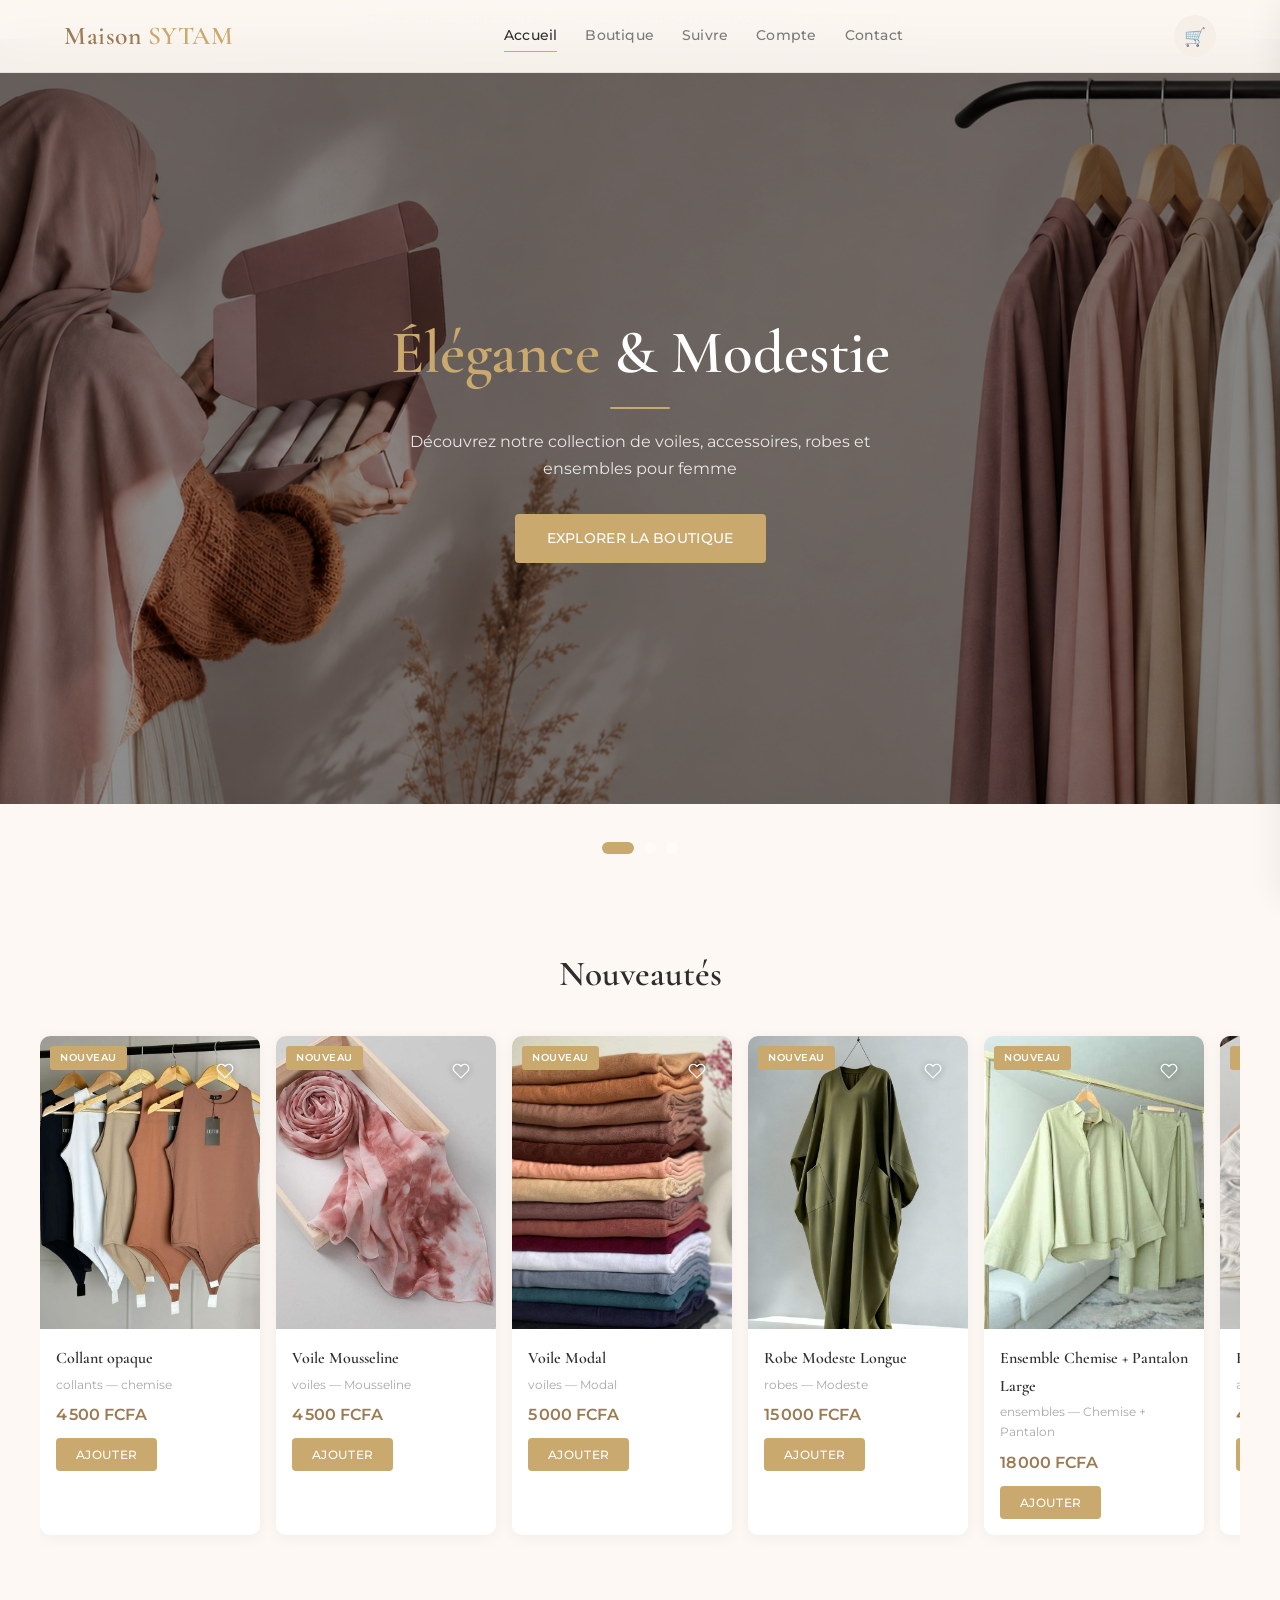
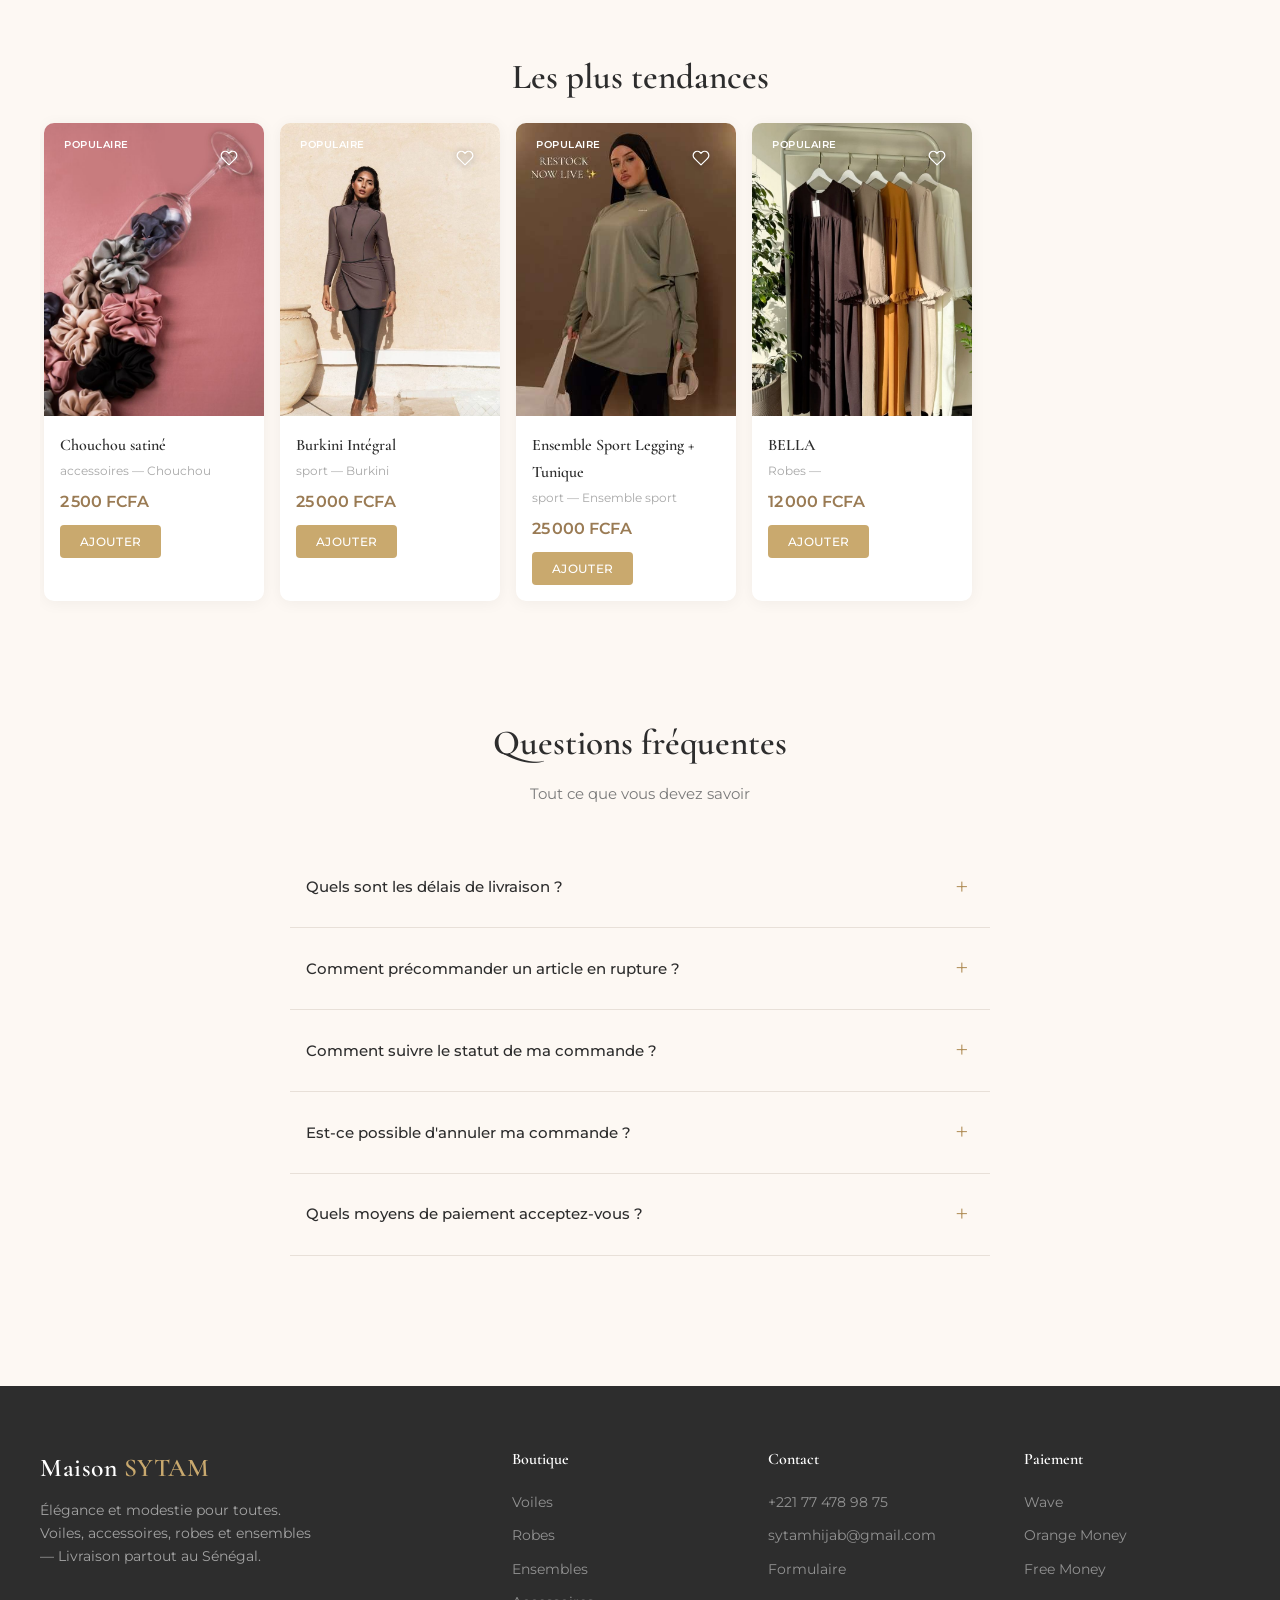
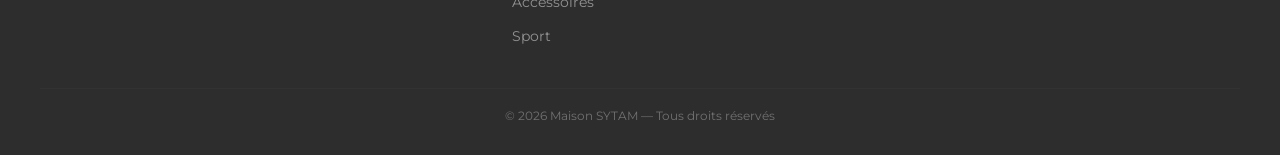
<file: index.html>
<!DOCTYPE html>
<html lang="fr">
<head>
  <meta charset="UTF-8">
  <meta name="viewport" content="width=device-width, initial-scale=1.0">
  <title>Maison SYTAM — Élégance & Modestie</title>
  <link rel="icon" href="data:image/svg+xml,<svg xmlns='http://www.w3.org/2000/svg' viewBox='0 0 32 32'><rect width='32' height='32' rx='6' fill='%23B8956A'/><text x='16' y='23' font-size='20' fill='white' text-anchor='middle' font-family='serif'>S</text></svg>">
<link rel="stylesheet" href="css/style.css?v=13">
</head>
<body>

<!-- Header -->
<header class="header">
  <div class="header-inner">
    <a href="#home" class="logo" onclick="SytamApp.navigate('home')">Maison <span>SYTAM</span></a>
    <nav class="nav" id="main-nav">
      <a href="#home" class="active" data-page="home" onclick="SytamApp.navigate('home')">Accueil</a>
      <a href="#shop" data-page="shop" onclick="SytamApp.navigate('shop')">Boutique</a>
      <a href="#track" data-page="track" onclick="SytamApp.navigate('track')">Suivre</a>
      <a href="#account" data-page="account" onclick="SytamApp.navigate('account')">Compte</a>
      <a href="#contact" data-page="contact" onclick="SytamApp.navigate('contact')">Contact</a>
    </nav>
    <div class="header-actions">
      <button class="menu-btn" id="menu-btn" onclick="SytamApp.toggleMenu()" aria-label="Menu">☰</button>
      <button class="cart-btn" onclick="SytamApp.toggleCart()">
        🛒<span id="cart-count">0</span>
      </button>
    </div>
  </div>
</header>

<main id="page-content">
<div id="account-banner" class="account-banner" style="display:none">
  <span>Créez votre compte pour suivre vos commandes et gérer vos favoris</span>
  <a href="#account" onclick="SytamApp.navigate('account')">Mon compte →</a>
</div>
<!-- ==================== PAGE ACCUEIL ==================== -->
<section class="page active" id="page-home">

  <div class="hero" id="hero-slider">
    <div class="hero-slides" id="hero-slides">
      <div class="hero-slide active" style="background-image:url('images/baseee.png')">
        <div class="hero-content">
          <h1><span>Élégance</span> &amp; Modestie</h1>
          <div class="divider"></div>
          <p>Découvrez notre collection de voiles, accessoires, robes et ensembles pour femme</p>
          <a href="#shop" class="btn btn-primary" onclick="SytamApp.navigate('shop')">Explorer la boutique</a>
        </div>
      </div>
      <div class="hero-slide" style="background-image:url('images/imagechoix.png')">
        <div class="hero-content">
          <h1><span>Le Choix</span> de l'Élégance</h1>
          <div class="divider"></div>
          <p>Une sélection raffinée pour toutes les femmes modernes et modestes</p>
          <a href="#shop" class="btn btn-primary" onclick="SytamApp.navigate('shop')">Découvrir</a>
        </div>
      </div>
      <div class="hero-slide" style="background-image:url('images/imagecollection.png')">
        <div class="hero-content">
          <h1><span>Notre</span> Collection</h1>
          <div class="divider"></div>
          <p>Des pièces uniques qui allient tradition et modernité pour sublimer votre quotidien</p>
          <a href="#shop" class="btn btn-primary" onclick="SytamApp.navigate('shop')">Voir la collection</a>
        </div>
      </div>
    </div>
    <div class="hero-dots" id="hero-dots"></div>
  </div>

  <div class="container section">
    <h2 class="section-title" style="margin-bottom:24px">Nouveautés</h2>
    <div class="product-scroll" id="featured-products"><div class="skeleton-card"><div class="skeleton skeleton-img"></div><div class="skeleton skeleton-text"></div><div class="skeleton skeleton-text-short"></div></div><div class="skeleton-card"><div class="skeleton skeleton-img"></div><div class="skeleton skeleton-text"></div><div class="skeleton skeleton-text-short"></div></div><div class="skeleton-card"><div class="skeleton skeleton-img"></div><div class="skeleton skeleton-text"></div><div class="skeleton skeleton-text-short"></div></div><div class="skeleton-card"><div class="skeleton skeleton-img"></div><div class="skeleton skeleton-text"></div><div class="skeleton skeleton-text-short"></div></div></div>
  </div>

  <div class="container section">
    <h2 class="section-title">Les plus tendances</h2>
    <div class="product-scroll" id="trending-products"><div class="skeleton-card"><div class="skeleton skeleton-img"></div><div class="skeleton skeleton-text"></div><div class="skeleton skeleton-text-short"></div></div><div class="skeleton-card"><div class="skeleton skeleton-img"></div><div class="skeleton skeleton-text"></div><div class="skeleton skeleton-text-short"></div></div><div class="skeleton-card"><div class="skeleton skeleton-img"></div><div class="skeleton skeleton-text"></div><div class="skeleton skeleton-text-short"></div></div><div class="skeleton-card"><div class="skeleton skeleton-img"></div><div class="skeleton skeleton-text"></div><div class="skeleton skeleton-text-short"></div></div></div>
  </div>

  <div class="container section">
    <h2 class="section-title">Questions fréquentes</h2>
    <p class="section-sub">Tout ce que vous devez savoir</p>
    <div class="faq-grid">
      <div class="faq-item">
        <div class="faq-q" onclick="toggleFaq(this)">Quels sont les délais de livraison ?<span class="icon">+</span></div>
        <div class="faq-a">Livraison sous 72h maximum partout au Sénégal. Dakar Centre : 2 000 FCFA — Banlieue : 3 000 FCFA — Régions : 5 000 FCFA. Livraison OFFERTE dès 50 000 FCFA d'achat.</div>
      </div>
      <div class="faq-item">
        <div class="faq-q" onclick="toggleFaq(this)">Comment précommander un article en rupture ?<span class="icon">+</span></div>
        <div class="faq-a">Contactez-nous sur WhatsApp au 77 478 98 75 ou envoyez un message depuis la section Contact. Dès que l'article est de retour, nous vous prévenons.</div>
      </div>
      <div class="faq-item">
        <div class="faq-q" onclick="toggleFaq(this)">Comment suivre le statut de ma commande ?<span class="icon">+</span></div>
        <div class="faq-a">Rendez-vous dans la section <strong>Suivre</strong> (menu en haut), entrez votre numéro de téléphone et le numéro de commande (CMD...) pour voir l'état de votre commande en temps réel.</div>
      </div>
      <div class="faq-item">
        <div class="faq-q" onclick="toggleFaq(this)">Est-ce possible d'annuler ma commande ?<span class="icon">+</span></div>
        <div class="faq-a">Oui, vous pouvez annuler sous 24h après avoir payé. Passé 24h, la commande ne peut plus être annulée. <br><br><strong>Important :</strong> Si vous ne confirmez pas le paiement sous 1h après la commande, celle-ci est automatiquement annulée. Envoyez un message WhatsApp ou appelez au 77 478 98 75 pour toute question.</div>
      </div>
      <div class="faq-item">
        <div class="faq-q" onclick="toggleFaq(this)">Quels moyens de paiement acceptez-vous ?<span class="icon">+</span></div>
        <div class="faq-a">Wave (77 478 98 75), Orange Money (77 478 98 75) et Free Money (76 443 02 18). Paiement sécurisé et rapide.</div>
      </div>
    </div>
  </div>
</section>

<!-- ==================== PAGE BOUTIQUE ==================== -->
<section class="page" id="page-shop">
  <div class="shop-header">
    <h1>Notre Boutique</h1>
  </div>
  <div class="container">
    <div class="shop-top-bar">
      <div class="cat-strip" id="shop-categories"></div>
      <select class="sort-select" onchange="SytamApp.renderShop({sort:this.value})">
        <option value="newest">Nouveautés</option>
        <option value="price_asc">Prix croissant</option>
        <option value="price_desc">Prix décroissant</option>
      </select>
    </div>
    <div class="product-grid" id="shop-products"><div class="skeleton-grid-card"></div><div class="skeleton-grid-card"></div><div class="skeleton-grid-card"></div><div class="skeleton-grid-card"></div><div class="skeleton-grid-card"></div><div class="skeleton-grid-card"></div></div>
  </div>
</section>

<!-- ==================== PAGE CONTACT ==================== -->
<section class="page" id="page-contact">
  <div class="container contact-wrap">
    <div class="contact-grid">
      <div class="contact-form">
        <h2>Contactez-nous</h2>
        <p class="sub">Une question ? Envoyez-nous un message</p>
        <div class="form-group">
          <label>Nom &amp; Prénom</label>
          <input type="text" id="contact-name" placeholder="Votre nom">
        </div>
        <div class="form-group">
          <label>Email</label>
          <input type="email" id="contact-email" placeholder="votre@email.com">
        </div>
        <div class="form-group">
          <label>Téléphone</label>
          <input type="tel" id="contact-phone" placeholder="77 xxx xx xx">
        </div>
        <div class="form-group">
          <label>Message</label>
          <textarea id="contact-message" placeholder="Votre message"></textarea>
        </div>
        <button class="btn btn-primary" onclick="handleContact()">Envoyer</button>
      </div>
      <div class="contact-info">
        <h3>Nos coordonnées</h3>
        <div class="contact-info-item"><span class="icon"><svg viewBox="0 0 24 24" fill="none" stroke="currentColor" stroke-width="2" stroke-linecap="round" stroke-linejoin="round" style="width:18px;height:18px"><path d="M21 10c0 7-9 13-9 13s-9-6-9-13a9 9 0 0 1 18 0z"/><circle cx="12" cy="10" r="3"/></svg></span> <span>Dakar, Sénégal</span></div>
        <div class="contact-info-item"><span class="icon"><svg viewBox="0 0 24 24" fill="none" stroke="currentColor" stroke-width="2" stroke-linecap="round" stroke-linejoin="round" style="width:18px;height:18px"><path d="M22 16.92v3a2 2 0 0 1-2.18 2 19.79 19.79 0 0 1-8.63-3.07 19.5 19.5 0 0 1-6-6 19.79 19.79 0 0 1-3.07-8.67A2 2 0 0 1 4.11 2h3a2 2 0 0 1 2 1.72 12.84 12.84 0 0 0 .7 2.81 2 2 0 0 1-.45 2.11L8.09 9.91a16 16 0 0 0 6 6l1.27-1.27a2 2 0 0 1 2.11-.45 12.84 12.84 0 0 0 2.81.7A2 2 0 0 1 22 16.92z"/></svg></span> <span>+221 77 478 98 75</span></div>
        <div class="contact-info-item"><span class="icon"><svg viewBox="0 0 24 24" fill="none" stroke="currentColor" stroke-width="2" stroke-linecap="round" stroke-linejoin="round" style="width:18px;height:18px"><path d="M4 4h16c1.1 0 2 .9 2 2v12c0 1.1-.9 2-2 2H4c-1.1 0-2-.9-2-2V6c0-1.1.9-2 2-2z"/><polyline points="22,6 12,13 2,6"/></svg></span> <span>sytamhijab@gmail.com</span></div>
        <div class="contact-info-item"><span class="icon"><svg viewBox="0 0 24 24" fill="none" stroke="currentColor" stroke-width="2" stroke-linecap="round" stroke-linejoin="round" style="width:18px;height:18px"><circle cx="12" cy="12" r="10"/><polyline points="12 6 12 12 16 14"/></svg></span> <span>Lun–Sam : 9h–19h</span></div>
        <h3 style="margin-top:28px">Suivez-nous</h3>
        <div class="social-links">
          <a href="#" class="social-link" title="Instagram"><svg viewBox="0 0 24 24" fill="none" stroke="currentColor" stroke-width="2" stroke-linecap="round" stroke-linejoin="round" style="width:20px;height:20px"><rect x="2" y="2" width="20" height="20" rx="5" ry="5"/><path d="M16 11.37A4 4 0 1 1 12.63 8 4 4 0 0 1 16 11.37z"/><line x1="17.5" y1="6.5" x2="17.51" y2="6.5"/></svg></a>
          <a href="#" class="social-link" title="WhatsApp"><svg viewBox="0 0 24 24" fill="none" stroke="currentColor" stroke-width="2" stroke-linecap="round" stroke-linejoin="round" style="width:20px;height:20px"><path d="M21 11.5a8.38 8.38 0 0 1-.9 3.8 8.5 8.5 0 0 1-7.6 4.7 8.38 8.38 0 0 1-3.8-.9L3 21l1.9-5.7a8.38 8.38 0 0 1-.9-3.8 8.5 8.5 0 0 1 4.7-7.6 8.38 8.38 0 0 1 3.8-.9h.5a8.48 8.48 0 0 1 8 8v.5z"/></svg></a>
          <a href="#" class="social-link" title="TikTok"><svg viewBox="0 0 24 24" fill="none" stroke="currentColor" stroke-width="2" stroke-linecap="round" stroke-linejoin="round" style="width:20px;height:20px"><path d="M9 12a4 4 0 1 0 4 4V4a5 5 0 0 0 5 5"/></svg></a>
        </div>
      </div>
    </div>
  </div>
</section>

<!-- ==================== SUIVRE MA COMMANDE ==================== -->
<section class="page" id="page-track">
  <div class="shop-header" style="background:linear-gradient(135deg,var(--bg-dark),var(--accent-dark))">
    <h1>Suivre ma commande</h1>
    <p>Entrez votre numéro de téléphone et le numéro de commande pour voir son statut.</p>
  </div>
  <div class="container" style="max-width:600px;padding-top:28px">
    <div class="track-form" style="display:flex;flex-direction:column;gap:12px;margin-bottom:24px">
      <input class="form-input" id="track-phone" placeholder="Téléphone (77 xxx xx xx)" inputmode="numeric" pattern="[0-9]*" style="padding:12px 14px;border:1px solid var(--border);border-radius:4px">
      <input class="form-input" id="track-id" placeholder="Numéro de commande (CMD...)" style="padding:12px 14px;border:1px solid var(--border);border-radius:4px">
      <button class="btn btn-primary btn-block" onclick="SytamApp.trackOrder()">Rechercher</button>
    </div>
    <div id="track-result" style="display:none"></div>
  </div>
</section>

<!-- ==================== PAGE COMPTE ==================== -->
<section class="page" id="page-account">
  <div class="shop-header" style="background:linear-gradient(135deg,var(--bg-dark),var(--accent-dark))">
    <h1>Mon Compte</h1>
    <p>Gérez vos commandes, vos favoris et votre profil.</p>
  </div>
  <div class="container" id="account-content" style="min-height:400px;padding-top:20px;padding-bottom:40px"></div>
</section>

<!-- ==================== CART PANEL ==================== -->
<div class="cart-overlay" onclick="SytamApp.toggleCart()"></div>
<div class="cart-panel" id="cart-panel">
  <div class="cart-header">
    <h3>Mon Panier</h3>
    <button class="cart-close" onclick="SytamApp.toggleCart()">✕</button>
  </div>
  <div class="cart-empty">
    <p>Votre panier est vide</p>
    <a href="#shop" class="btn btn-primary btn-sm" onclick="SytamApp.toggleCart();SytamApp.navigate('shop')">Découvrir nos produits</a>
  </div>
  <div class="cart-items" id="cart-items"></div>
  <div class="cart-summary" id="cart-summary"></div>
</div>

<!-- ==================== PRODUCT MODAL ==================== -->
<div class="modal" id="product-modal"></div>
<div class="modal" id="sizeguide-modal">
  <div class="modal-overlay" onclick="SytamApp.closeSizeGuide()"></div>
  <div class="modal-content" style="max-width:600px">
    <button class="modal-close" onclick="SytamApp.closeSizeGuide()">✕</button>
    <div id="sizeguide-content"></div>
  </div>
</div>

<!-- ==================== CHECKOUT MODAL ==================== -->
<div class="modal" id="checkout-modal">
  <div class="modal-overlay" onclick="SytamApp.closeCheckout()"></div>
  <div class="modal-content checkout-content">
    <button class="modal-close" onclick="SytamApp.closeCheckout()">✕</button>
    <h2>Finaliser la commande</h2>
    <form id="checkout-form" onsubmit="event.preventDefault(); handleCheckout(this)">
      <div class="checkout-summary" id="checkout-summary"></div>
      <div class="checkout-fields">
        <div class="form-group">
          <label>Nom &amp; Prénom</label>
          <input type="text" name="name" required>
        </div>
        <div class="form-group">
          <label>Téléphone</label>
          <input type="tel" name="phone" required placeholder="77 xxx xx xx">
        </div>
        <div class="picker-row">
          <div class="form-group" id="quartier-group">
            <label>Quartier</label>
            <div class="picker-trigger" id="quartier-trigger" data-picker="quartier">
              <span>Sélectionnez</span>
            </div>
            <input type="hidden" name="address" value="">
            <span class="field-error" id="quartier-error"></span>
          </div>
          <div class="form-group" id="region-group">
            <label>Région</label>
            <div class="picker-trigger" id="region-trigger" data-picker="region">
              <span>Dakar</span>
            </div>
            <input type="hidden" name="region" id="region-input" value="Dakar">
          </div>
        </div>
        <div class="form-group">
          <label id="address-label">Adresse complète (rue, villa, n°) <span id="address-optional-text">(optionnel)</span></label>
          <input type="text" name="address_detail" id="address-detail-input" placeholder="Ex: Rue 12 x 15, Villa n°3...">
          <span class="field-error" id="address-error"></span>
        </div>
        <div class="form-group">
          <label>Mode de paiement</label>
          <div class="payment-options" id="payment-options">
            <div class="payment-option active" data-value="wave" onclick="selectPayment(this)">
              <img src="images/wave.png" alt="Wave" class="payment-logo"> Wave
            </div>
            <div class="payment-option" data-value="orange" onclick="selectPayment(this)">
              <img src="images/orange.jpg" alt="Orange Money" class="payment-logo"> Orange Money
            </div>
            <div class="payment-option" data-value="free" onclick="selectPayment(this)">
              <img src="images/free.png" alt="Free Money" class="payment-logo"> Free Money
            </div>
          </div>
          <p id="payment-info" style="font-size:.78rem;color:var(--text-light);margin-top:-8px;margin-bottom:12px;line-height:1.5"></p>
          <input type="hidden" name="payment" value="wave">
        </div>
        <div class="form-group">
          <label>Code parrainage</label>
          <div style="display:flex;gap:6px">
            <input type="text" name="promo" class="promo-input" placeholder="Ex: PARRAIN10" style="flex:1;text-transform:uppercase">
            <button type="button" class="btn btn-sm btn-outline" onclick="SytamApp.applyPromo(this)" style="white-space:nowrap">Appliquer</button>
          </div>
          <div id="promo-msg" style="font-size:.78rem;margin-top:4px;min-height:18px"></div>
        </div>
        <div class="form-group">
          <label>Notes (optionnel)</label>
          <textarea name="notes" rows="1" placeholder="Précisions sur la commande..."></textarea>
        </div>
      </div>
      <button type="submit" class="btn btn-primary btn-block" id="checkout-btn">Confirmer la commande</button>
    </form>
  </div>
</div>

<!-- ==================== ORDER SUCCESS ==================== -->
<div class="modal" id="order-success">
  <div class="modal-overlay" onclick="SytamApp.closeOrderSuccess()"></div>
  <div class="modal-content success-content">
    <div class="success-icon">✓</div>
    <h2>Commande confirmée !</h2>
    <p>Merci pour votre commande <span class="order-ref">N° <span id="order-ref"></span></span></p>
    <p style="font-size:.85rem;color:var(--text-light);margin-bottom:16px">Envoyez votre paiement au <strong>77 478 98 75</strong> et transférez la capture sur WhatsApp pour finaliser votre commande.</p>
    <p style="margin-bottom:16px"><a id="whatsapp-link" href="https://wa.me/221774789875" target="_blank" style="display:inline-flex;align-items:center;gap:6px;font-size:.85rem;font-weight:600;color:#25D366;text-decoration:none;padding:10px 18px;border:2px solid #25D366;border-radius:8px">💬 Nous contacter sur WhatsApp</a></p>
    <p style="font-size:.78rem;color:var(--danger);margin-bottom:16px;padding:10px;background:#fff5f5;border-radius:6px">⏳ Vous avez <strong>1h</strong> pour confirmer votre paiement. Passé ce délai, la commande est automatiquement annulée.</p>
    <p style="font-size:.82rem;color:var(--text-lighter);margin-bottom:16px;padding:10px;background:var(--bg-light);border-radius:6px">📦 Suivez votre commande à tout moment : <a href="#track" onclick="SytamApp.closeOrderSuccess();SytamApp.navigate('track')" style="color:var(--accent);font-weight:600">Cliquez ici</a> ou dans le menu <strong>Suivre</strong> (numéro commande : <span id="order-ref2"></span>)</p>
    <p id="sync-status" style="font-size:.75rem;color:var(--text-lighter);margin-bottom:10px;padding:6px;border-radius:4px;text-align:center">🔄 Synchronisation en cours...</p>
    <button class="btn btn-primary btn-block" onclick="SytamApp.closeOrderSuccess()">Continuer mes achats</button>
  </div>
</div>

</main>

<!-- ==================== FOOTER ==================== -->
<footer class="footer">
  <div class="footer-inner">
    <div class="footer-brand">
      <div class="logo">Maison <span>SYTAM</span></div>
      <p>Élégance et modestie pour toutes. Voiles, accessoires, robes et ensembles — Livraison partout au Sénégal.</p>
    </div>
    <div>
      <h4>Boutique</h4>
      <ul class="footer-links">
        <li><a href="#shop" onclick="SytamApp.navigate('shop')">Voiles</a></li>
        <li><a href="#shop" onclick="SytamApp.navigate('shop')">Robes</a></li>
        <li><a href="#shop" onclick="SytamApp.navigate('shop')">Ensembles</a></li>
        <li><a href="#shop" onclick="SytamApp.navigate('shop')">Accessoires</a></li>
        <li><a href="#shop" onclick="SytamApp.navigate('shop')">Sport</a></li>
      </ul>
    </div>
    <div>
      <h4>Contact</h4>
      <ul class="footer-links">
        <li><a href="tel:+221774789875">+221 77 478 98 75</a></li>
        <li><a href="mailto:sytamhijab@gmail.com">sytamhijab@gmail.com</a></li>
        <li><a href="#contact" onclick="SytamApp.navigate('contact')">Formulaire</a></li>
      </ul>
    </div>
    <div>
      <h4>Paiement</h4>
      <ul class="footer-links">
        <li><a>Wave</a></li>
        <li><a>Orange Money</a></li>
        <li><a>Free Money</a></li>
      </ul>
    </div>
  </div>
  <div class="footer-bottom">&copy; 2026 Maison SYTAM — Tous droits réservés</div>
</footer>

<!-- ==================== SCRIPTS ==================== -->
<script src="js/github-sync.js?v=2"></script>
<script src="js/i18n.js?v=7"></script>
<script src="js/products.js?v=8"></script>
<script src="js/cart.js?v=7"></script>
<script src="js/drum-picker.js?v=8"></script>
<script src="js/analytics.js?v=7"></script>
<script src="js/main.js?v=11"></script>
<script src="js/account.js?v=7"></script>
    <script src="emailjs.min.js"></script>
<script>emailjs.init(localStorage.getItem('sytam_emailjs_pubkey') || '')</script>
<script>
function toggleFaq(el) {
  el.classList.toggle('open');
  el.nextElementSibling.classList.toggle('open');
}
function selectPayment(el) {
  document.querySelectorAll('.payment-option').forEach(o => o.classList.remove('active'));
  el.classList.add('active');
  document.querySelector('[name="payment"]').value = el.dataset.value;
  var payInfo = document.getElementById('payment-info');
  if (payInfo) {
    var phone = el.dataset.value === 'free' ? '76 443 02 18' : '77 478 98 75';
    payInfo.innerHTML = 'Envoyez votre paiement au <strong>' + phone + '</strong> et envoyez la capture sur WhatsApp pour confirmer votre commande.';
  }
}
function handleRegionChange(regionVal) {
  var isDakar = regionVal === 'Dakar';
  var qGroup = document.getElementById('quartier-group');
  var qTrigger = document.getElementById('quartier-trigger');
  var qHidden = document.querySelector('[name="address"]');
  var addrLabel = document.getElementById('address-optional-text');
  var addrInput = document.getElementById('address-detail-input');
  if (!qGroup || !qTrigger || !qHidden || !addrLabel || !addrInput) return;

  // Clear errors
  document.getElementById('quartier-error').textContent = '';
  document.getElementById('address-error').textContent = '';

  if (isDakar) {
    qGroup.classList.remove('region-disabled');
    qTrigger.style.pointerEvents = '';
    qTrigger.querySelector('span').textContent = 'Sélectionnez';
    qHidden.value = '';
    addrLabel.textContent = '(optionnel)';
    addrLabel.style.color = '';
    addrInput.removeAttribute('required');
  } else {
    qGroup.classList.add('region-disabled');
    qTrigger.style.pointerEvents = 'none';
    qTrigger.querySelector('span').textContent = 'Non applicable hors Dakar';
    qHidden.value = '';
    addrLabel.textContent = '(OBLIGATOIRE) *';
    addrLabel.style.color = '#d32f2f';
    addrInput.setAttribute('required', '');
  }
  if (window.SytamApp && SytamApp.renderCheckoutSummary) SytamApp.renderCheckoutSummary();
}

function handleCheckout(form) {
  var fd = new FormData(form);
  var region = fd.get('region') || 'Dakar';
  var isDakar = region === 'Dakar';
  var quartier = fd.get('address') || document.querySelector('#quartier-trigger span').textContent;
  var addressDetail = (fd.get('address_detail') || '').trim();

  // Clear errors
  document.getElementById('quartier-error').textContent = '';
  document.getElementById('address-error').textContent = '';

  // Conditional validation
  if (isDakar) {
    if (!quartier || quartier === 'Sélectionnez' || quartier === 'Non applicable hors Dakar') {
      document.getElementById('quartier-error').textContent = 'Veuillez choisir un quartier';
      return;
    }
  } else {
    if (!addressDetail) {
      document.getElementById('address-error').textContent = 'Veuillez préciser votre adresse complète';
      return;
    }
  }

  var data = {
    name: fd.get('name'), phone: fd.get('phone'),
    address: isDakar ? quartier : addressDetail,
    address_detail: isDakar ? addressDetail : '',
    region: region,
    delivery_zone: fd.get('delivery_zone'), payment: fd.get('payment'),
    notes: fd.get('notes') || '',
  };
  if (!data.name || !data.phone) return;
  // Bloquer le bouton pour éviter les doubles clics
  var _btn = document.getElementById('checkout-btn');
  if (_btn) { _btn.disabled = true; _btn.textContent = 'Traitement...'; }
  // Sauvegarder les items AVANT submitOrder (qui vide le panier)
  var _ntfyItems = SytamCart ? SytamCart.getItems() : [];
  var _ntfyTotal = _ntfyItems.reduce(function(s,i) { return s + (i.price||0)*(i.qty||1); }, 0);
  SytamApp.submitOrder(data);
  form.reset();
  // Notifier ntfy (inline, contourne le cache)
  var ntfyTopic = localStorage.getItem('sytam_ntfy_topic') || 'sytam-shop';
  if (ntfyTopic) {
    var itemNames = _ntfyItems.map(function(i) { return i.productName + ' x' + (i.qty||1); }).join(', ');
    var body = 'Nouvelle commande\n' + data.name + ' - ' + (_ntfyTotal||0).toLocaleString('fr-FR') + ' FCFA\n' + itemNames;
    var x = new XMLHttpRequest();
    x.open('POST', 'https://ntfy.sh/' + encodeURIComponent(ntfyTopic), true);
    x.setRequestHeader('Title', 'Nouvelle commande !');
    x.setRequestHeader('Priority', 'high');
    x.setRequestHeader('Tags', 'shopping_cart');
    x.send(body);
  }

  document.querySelectorAll('.payment-option').forEach(function(o,i) { o.classList.toggle('active', i===0); });
  var payInfo = document.getElementById('payment-info');
  if (payInfo) payInfo.innerHTML = 'Envoyez votre paiement au <strong>77 478 98 75</strong> et envoyez la capture sur WhatsApp pour confirmer votre commande.';
  document.querySelector('#quartier-trigger span').textContent = 'Sélectionnez';
  document.querySelector('[name="address"]').value = '';
  var regionInput = document.getElementById('region-input');
  var regionTrigger = document.getElementById('region-trigger');
  if (regionInput) regionInput.value = 'Dakar';
  if (regionTrigger) regionTrigger.querySelector('span').textContent = 'Dakar';
  handleRegionChange('Dakar');
}
function handleContact() {
  var cn = document.getElementById('contact-name');
  var ce = document.getElementById('contact-email');
  var cp = document.getElementById('contact-phone');
  var cm = document.getElementById('contact-message');
  var msg = {
    id: Date.now().toString(36),
    name: cn && cn.value && cn.value.trim() || '',
    email: ce && ce.value && ce.value.trim() || '',
    phone: cp && cp.value && cp.value.trim() || '',
    message: cm && cm.value && cm.value.trim() || '',
    created_at: new Date().toISOString(),
    lu: false
  };
  if (!msg.name || !msg.message) return;
  var emailField = document.getElementById('contact-email');
  if (!msg.email || msg.email.indexOf('@') === -1) { emailField.style.borderColor = 'var(--danger)'; emailField.placeholder = 'Email valide requis (ex: nom@email.com)'; setTimeout(function(){ emailField.style.borderColor = ''; emailField.placeholder = 'votre@email.com'; }, 3000); return; }
  if (!msg.phone || !/^[\d\s\+\(\)\-]{6,20}$/.test(msg.phone)) { var phoneField = document.getElementById('contact-phone'); phoneField.style.borderColor = 'var(--danger)'; phoneField.value = ''; phoneField.placeholder = 'Numéro valide requis (chiffres uniquement)'; setTimeout(function(){ phoneField.style.borderColor = ''; phoneField.placeholder = '77 xxx xx xx'; }, 3000); return; }
  var msgs = JSON.parse(localStorage.getItem('sytam_messages') || '[]');
  msgs.unshift(msg);
  localStorage.setItem('sytam_messages', JSON.stringify(msgs));
  const btn = document.querySelector('.contact-form .btn');
  const orig = btn.textContent;
  btn.textContent = '✓ Message envoyé';
  btn.style.background = 'var(--success)';
  setTimeout(() => {
    btn.textContent = orig; btn.style.background = '';
    ['contact-name','contact-email','contact-phone','contact-message'].forEach(id => document.getElementById(id).value = '');
  }, 2000);
}
function navigateToCategory(cat) { if (window.SytamApp) { SytamApp.navigate('shop'); SytamApp.renderShop({ category: cat }); } }
</script>
</body>
</html>
</file>
<file: css/style.css>
@import url('https://fonts.googleapis.com/css2?family=Cormorant+Garamond:ital,wght@0,400;0,500;0,600;0,700;1,400&family=Montserrat:wght@300;400;500;600;700&display=swap');

:root {
  --primary: #B8956A;
  --primary-dark: #9A7B54;
  --primary-light: #D4BC9A;
  --accent: #C9A96E;
  --accent-light: #E8D5A8;
  --bg: #FDF8F3;
  --bg-alt: #F5EFE8;
  --text: #2D2D2D;
  --text-light: #7A7A7A;
  --text-lighter: #A8A8A8;
  --white: #FFFFFF;
  --border: #E8E0D8;
  --success: #7BA888;
  --danger: #D46A6A;
  --shadow: 0 2px 16px rgba(0,0,0,0.05);
  --shadow-lg: 0 8px 32px rgba(0,0,0,0.08);
  --radius: 10px;
  --radius-sm: 6px;
  --transition: 0.3s ease;
  --font-serif: 'Cormorant Garamond', Georgia, serif;
  --font-sans: 'Montserrat', system-ui, -apple-system, sans-serif;
}

/* Reset & Base */
*, *::before, *::after { box-sizing: border-box; margin: 0; padding: 0; }
html { height: 100%; scroll-behavior: smooth; }
body {
  font-family: var(--font-sans);
  color: var(--text);
  background: var(--bg);
  line-height: 1.7;
  -webkit-font-smoothing: antialiased;
  overflow-x: hidden;
  font-weight: 400;
  font-size: 15px;
  min-height: 100%; display: flex; flex-direction: column;
}
#page-content { flex: 1; }
::selection { background: var(--accent-light); color: var(--text); }
img { max-width: 100%; display: block; }
a { color: inherit; text-decoration: none; }
button { cursor: pointer; font-family: inherit; border: none; background: none; color: inherit; }
input, textarea, select { font-family: inherit; font-size: inherit; }
h1, h2, h3, h4 { font-family: var(--font-serif); font-weight: 600; }
.container { max-width: 1200px; margin: 0 auto; padding: 0 24px; }
.section { padding: 50px 0; }
.section-title {
  font-family: var(--font-serif);
  font-size: 2.2rem;
  text-align: center;
  margin-bottom: 0.5rem;
  color: var(--text);
  font-weight: 600;
}
.section-sub {
  text-align: center;
  color: var(--text-light);
  margin-bottom: 40px;
  font-size: 0.95rem;
  max-width: 560px;
  margin-left: auto;
  margin-right: auto;
}

/* Buttons */
.btn {
  display: inline-flex; align-items: center; justify-content: center; gap: 8px;
  padding: 13px 32px; border-radius: 4px;
  font-family: var(--font-sans);
  font-weight: 500; font-size: 0.85rem;
  letter-spacing: 0.3px;
  text-transform: uppercase;
  transition: var(--transition);
  position: relative; overflow: hidden;
}
.btn::after {
  content: ''; position: absolute; inset: 0;
  background: rgba(255,255,255,0.15);
  opacity: 0; transition: opacity 0.3s;
}
.btn:hover::after { opacity: 1; }
.btn-primary { background: var(--accent); color: var(--white); }
.btn-primary:hover { background: #B89450; transform: translateY(-2px); box-shadow: 0 6px 20px rgba(201,169,110,0.35); }
.btn-outline { border: 1px solid var(--primary); color: var(--primary); background: transparent; }
.btn-outline:hover { background: var(--primary); color: var(--white); }
.btn-dark { background: var(--text); color: var(--white); }
.btn-dark:hover { background: #1a1a1a; }
.btn-sm { padding: 9px 20px; font-size: 0.75rem; }
.btn-block { width: 100%; }
.btn-success { background: #25D366; color: white; border: none; }
.btn-success:hover { background: #1DA851; transform: translateY(-2px); box-shadow: 0 6px 20px rgba(37,211,102,0.35); }
.btn:disabled { opacity: 0.4; cursor: not-allowed; transform: none !important; }

/* Header */
.header {
  position: fixed; top: 0; left: 0; right: 0; z-index: 1000;
  background: rgba(253,248,243,0.95); backdrop-filter: blur(20px);
  border-bottom: 1px solid var(--border);
}
.header-inner {
  display: flex; align-items: center; justify-content: space-between;
  height: 72px; max-width: 1200px; margin: 0 auto; padding: 0 24px;
}
.logo {
  font-family: var(--font-serif);
  font-size: 1.6rem; font-weight: 600;
  color: var(--primary-dark); letter-spacing: 0.5px;
}
.logo span { color: var(--accent); }
.nav { display: flex; align-items: center; gap: 28px; }
.nav a {
  font-size: 0.85rem; font-weight: 500; color: var(--text-light);
  transition: var(--transition); letter-spacing: 0.2px;
  position: relative;
}
.nav a::after {
  content: ''; position: absolute; bottom: -4px; left: 0;
  width: 0; height: 1px; background: var(--accent);
  transition: var(--transition);
}
.nav a:hover, .nav a.active { color: var(--text); }
.nav a:hover::after, .nav a.active::after { width: 100%; }
.header-actions { display: flex; align-items: center; gap: 16px; }
.lang-btn {
  padding: 4px 10px; border-radius: 3px; font-weight: 600;
  font-size: 0.7rem; color: var(--text-light);
  border: 1px solid var(--border); transition: var(--transition);
  letter-spacing: 0.5px; text-transform: uppercase;
}
.lang-btn:hover { border-color: var(--accent); color: var(--accent); }
.cart-btn, .menu-btn {
  position: relative; width: 42px; height: 42px;
  display: flex; align-items: center; justify-content: center;
  border-radius: 50%; background: var(--bg-alt);
  transition: var(--transition); font-size: 1.1rem; color: var(--text);
}
.cart-btn:hover, .menu-btn:hover { background: var(--accent); color: var(--white); }
.menu-btn { display: none; font-size: 1.3rem; color: var(--text); }
#cart-count {
  position: absolute; top: -3px; right: -3px;
  width: 18px; height: 18px; border-radius: 50%;
  background: var(--primary); color: var(--white);
  font-size: 0.6rem; font-weight: 700;
  display: none; align-items: center; justify-content: center;
}

/* Hero */
.hero {
  min-height: 95vh; position: relative;
  overflow: hidden;
}
.hero-slides {
  position: relative; width: 100%; height: 85vh; min-height: 500px;
}
.hero-slide {
  position: absolute; inset: 0;
  display: flex; align-items: center; justify-content: center;
  text-align: center;
  padding: 120px 24px 80px;
  background-size: cover; background-position: center;
  opacity: 0; transition: opacity 0.8s ease, transform 0.8s ease;
  transform: scale(1.05);
  pointer-events: none;
}
.hero-slide::before {
  content: ''; position: absolute; inset: 0;
  background: rgba(0,0,0,0.45);
  pointer-events: none;
}
.hero-slide.active {
  opacity: 1; transform: scale(1);
  pointer-events: auto;
}
.hero-content {
  position: relative; z-index: 1;
  animation: none;
}
.hero-slide.active .hero-content {
  animation: heroIn 0.8s ease forwards;
}
@keyframes heroIn {
  from { opacity: 0; transform: translateY(30px); }
  to { opacity: 1; transform: translateY(0); }
}
.hero h1 {
  font-family: var(--font-serif);
  font-size: 3.8rem; font-weight: 600;
  line-height: 1.1; margin-bottom: 0.5rem;
  color: var(--white);
}
.hero h1 span { color: var(--accent); }
.hero .divider {
  width: 60px; height: 2px; background: var(--accent);
  margin: 1.2rem auto; border-radius: 2px;
}
.hero p {
  font-size: 1rem; color: rgba(255,255,255,0.85);
  margin-bottom: 2rem; max-width: 480px;
  margin-left: auto; margin-right: auto;
  font-weight: 400;
}

.hero-dots {
  position: absolute; bottom: 40px; left: 50%; transform: translateX(-50%);
  z-index: 10; display: flex; gap: 10px;
}
.hero-dots span {
  width: 12px; height: 12px; border-radius: 50%;
  background: rgba(255,255,255,0.4); cursor: pointer;
  transition: all 0.3s;
}
.hero-dots span.active { background: var(--accent); width: 32px; border-radius: 6px; }
.hero-dots span:hover { background: rgba(255,255,255,0.7); }

/* Shop top bar: categories + sort on same line */
.shop-top-bar {
  display: flex; align-items: center; gap: 16px;
  padding: 20px 0 16px;
}
.shop-top-bar .cat-strip {
  flex: 1; min-width: 0;
}
.shop-top-bar .sort-select {
  flex-shrink: 0;
}

/* Category strip in shop */
.cat-strip {
  display: flex; gap: 10px; overflow-x: auto;
  padding: 0;
  scrollbar-width: none; -webkit-overflow-scrolling: touch;
}
.cat-strip::-webkit-scrollbar { display: none; }
.cat-chip {
  flex: 0 0 auto; display: flex; align-items: center; gap: 8px;
  padding: 6px 14px 6px 6px; border-radius: 50px;
  background: var(--white); border: 1px solid var(--border);
  font-size: 0.78rem; font-weight: 500; color: var(--text-light);
  transition: var(--transition); cursor: pointer; user-select: none;
}
.cat-chip:hover { border-color: var(--primary); color: var(--text); background: var(--bg-alt); }
.cat-chip.active { background: var(--primary); border-color: var(--primary); color: var(--white); }
.cat-chip-img {
  width: 32px; height: 32px; border-radius: 50%; overflow: hidden; flex-shrink: 0;
  background: var(--bg-alt); display: flex; align-items: center; justify-content: center;
}
.cat-chip-img img { width: 100%; height: 100%; object-fit: cover; }
.cat-chip.active .cat-chip-img { background: rgba(255,255,255,0.25); }
.cat-chip span { font-size: 0.78rem; font-weight: 500; color: inherit; white-space: nowrap; }

/* Featured Products Row */
.product-scroll {
  display: flex;
  gap: 16px;
  overflow-x: auto;
  padding: 8px 4px 12px;
  scroll-snap-type: x mandatory;
  -webkit-overflow-scrolling: touch;
  scrollbar-width: none;
  min-height: 300px;
}
.product-scroll::-webkit-scrollbar { display: none; }
.product-scroll .product-card {
  flex: 0 0 auto;
  width: 220px;
  scroll-snap-align: start;
}
.product-scroll .product-card .product-card-img { aspect-ratio: 3/4; }
.product-scroll .product-card .product-card-body { min-height: 0; }

/* Shop Grid */
.product-grid {
  display: grid;
  grid-template-columns: repeat(auto-fill, minmax(240px, 1fr));
  gap: 24px;
  padding-bottom: 40px;
  min-height: 200px;
}
.product-card {
  background: var(--white); border-radius: var(--radius);
  overflow: hidden; box-shadow: var(--shadow);
  transition: var(--transition);
}
.product-card:hover { transform: translateY(-4px); box-shadow: var(--shadow-lg); }
.product-card-img {
  position: relative; aspect-ratio: 3/4; overflow: hidden; background: var(--bg-alt);
}
.product-card-img img { width: 100%; height: 100%; object-fit: cover; transition: var(--transition); }
.product-card:hover .product-card-img img { transform: scale(1.06); }
.badge {
  position: absolute; top: 10px; left: 10px;
  padding: 3px 10px; border-radius: 3px;
  font-size: 0.65rem; font-weight: 600;
  background: var(--accent); color: var(--white); z-index: 2;
  text-transform: uppercase; letter-spacing: 0.5px;
}
.badge-warn { background: var(--danger); }
.product-card-body { padding: 16px; }
.product-card-body h3 { font-family: var(--font-serif); font-size: 1rem; font-weight: 600; margin-bottom: 2px; }
.product-meta { font-size: 0.75rem; color: var(--text-lighter); margin-bottom: 6px; }
.product-price { font-size: 1rem; font-weight: 600; color: var(--primary-dark); margin-bottom: 10px; }

/* FAQ */
.faq-grid { max-width: 700px; margin: 0 auto; }
.faq-item {
  border-bottom: 1px solid var(--border);
  padding: 20px 16px;
  display: flex; flex-direction: column;
}
.faq-q {
  display: flex; justify-content: space-between; align-items: center;
  font-weight: 500; font-size: 0.95rem;
  cursor: pointer; transition: var(--transition);
  font-family: var(--font-sans); gap: 12px;
}
.faq-q:hover { color: var(--primary-dark); }
.faq-q .icon {
  transition: transform 0.2s ease; font-size: 1.5rem;
  font-weight: 300; color: #B08D57;
  min-width: 24px; text-align: center; flex-shrink: 0;
}
.faq-q.open .icon { transform: rotate(45deg); }
.faq-a {
  max-height: 0; overflow: hidden; transition: max-height 0.3s ease;
  color: var(--text-light); font-size: 0.9rem; line-height: 1.7; padding-right: 12px;
}
.faq-a.open { max-height: 200px; padding-top: 12px; }

/* Shop */
.shop-header { padding: 100px 0 20px; text-align: center; }
.shop-header h1 { font-family: var(--font-serif); font-size: 2.4rem; }
.shop-controls {
  display: flex; align-items: center; justify-content: space-between;
  flex-wrap: wrap; gap: 12px;
  padding: 16px 0; margin-bottom: 20px;
  border-bottom: 1px solid var(--border);
}
.sort-select {
  padding: 7px 14px; border: 1px solid var(--border);
  border-radius: 4px; background: var(--white);
  font-size: 0.82rem; outline: none;
  color: var(--text);
}
.no-products { grid-column: 1 / -1; text-align: center; padding: 60px; color: var(--text-light); font-size: 0.95rem; }

/* Product Modal */
.modal { display: block; position: fixed; inset: 0; z-index: 2000; opacity: 0; visibility: hidden; pointer-events: none; }
.modal.open { opacity: 1; visibility: visible; pointer-events: auto; }
.modal-overlay { position: absolute; inset: 0; background: rgba(0,0,0,0.35); animation: fadeIn 0.2s; }
.modal-content {
  position: absolute; top: 50%; left: 50%;
  transform: translate(-50%, -50%);
  background: var(--white); border-radius: 8px;
  max-width: 880px; width: 95%; max-height: 90vh; overflow-y: auto;
}
.modal-close {
  position: absolute; top: 14px; right: 14px;
  width: 34px; height: 34px; border-radius: 50%;
  background: var(--bg-alt); color: var(--text); display: flex;
  align-items: center; justify-content: center; z-index: 10;
  transition: var(--transition); font-size: 0.9rem;
  border: none; cursor: pointer; font-family: inherit;
}
.modal-close:hover { background: var(--danger); color: var(--white); }
.modal-grid { display: grid; grid-template-columns: 1fr 1fr; }
.modal-gallery { background: var(--bg-alt); display: flex; flex-direction: column; align-items: center; min-height: 380px; overflow: hidden; position: relative; }
.modal-main-img { width: 100%; max-height: 70vh; object-fit: contain; }
.modal-info { padding: 36px; }
.modal-cat-badge {
  display: inline-block; padding: 3px 12px; border-radius: 3px;
  font-size: 0.65rem; font-weight: 600; text-transform: uppercase; letter-spacing: 0.5px;
  background: var(--bg-alt); color: var(--text-light); margin-bottom: 10px;
}
.modal-info h2 { font-family: var(--font-serif); font-size: 1.6rem; font-weight: 600; margin-bottom: 6px; }
.modal-price { font-size: 1.3rem; font-weight: 600; color: var(--primary-dark); margin-bottom: 14px; }
.modal-desc { color: var(--text-light); margin-bottom: 20px; font-size: 0.9rem; line-height: 1.8; }
.option-group { margin-bottom: 16px; }
.option-group label { display: block; font-weight: 500; margin-bottom: 6px; font-size: 0.82rem; color: var(--text-light); text-transform: uppercase; letter-spacing: 0.3px; }
.option-choices { display: flex; gap: 6px; flex-wrap: wrap; }
.option-btn {
  padding: 7px 16px; border-radius: 4px;
  border: 1px solid var(--border); font-weight: 500; font-size: 0.82rem;
  transition: var(--transition);
}
.option-btn:hover { border-color: var(--primary); color: var(--primary); }
.option-btn.active { background: var(--primary); color: var(--white); border-color: var(--primary); }
.color-swatches { display: flex; gap: 8px; flex-wrap: wrap; }
.color-btn {
  width: 32px; height: 32px; border-radius: 50%;
  border: 2px solid var(--border); cursor: pointer; transition: var(--transition);
  position: relative;
}
.color-btn:hover { transform: scale(1.15); }
.color-btn.active { border-color: var(--text); box-shadow: 0 0 0 2px var(--white), 0 0 0 3px var(--text); }
.qty-selector { margin-bottom: 16px; }
.qty-selector label { display: block; font-weight: 500; margin-bottom: 6px; font-size: 0.82rem; color: var(--text-light); text-transform: uppercase; letter-spacing: 0.3px; }
.qty-controls { display: inline-flex; align-items: center; border: 1px solid var(--border); border-radius: 4px; overflow: hidden; }
.qty-controls button { width: 36px; height: 36px; display: flex; align-items: center; justify-content: center; font-size: 1rem; transition: var(--transition); }
.qty-controls button:hover { background: var(--bg-alt); }
.qty-controls span { width: 44px; text-align: center; font-weight: 600; border-left: 1px solid var(--border); border-right: 1px solid var(--border); padding: 8px 0; font-size: 0.9rem; }
.stock-info { font-size: 0.8rem; color: var(--text-light); margin-top: 6px; }
.stock-info.low { color: var(--danger); font-weight: 500; }

/* Cart */
.cart-overlay { position: fixed; inset: 0; background: rgba(0,0,0,0.35); z-index: 3000; opacity: 0; visibility: hidden; pointer-events: none; transition: opacity 0.3s ease, visibility 0.3s ease; }
.cart-open .cart-overlay { opacity: 1; visibility: visible; pointer-events: auto; }
.cart-panel {
  position: fixed; top: 0; right: 0;
  width: 420px; max-width: 100%; height: 100vh;
  background: var(--white); z-index: 3001;
  transform: translateX(100%);
  transition: transform 0.35s ease;
  display: flex; flex-direction: column;
  box-shadow: -4px 0 30px rgba(0,0,0,0.06);
}
.cart-open .cart-panel { transform: translateX(0); }
.cart-header { display: flex; align-items: center; justify-content: space-between; padding: 20px 24px; border-bottom: 1px solid var(--border); }
.cart-header h3 { font-size: 1.2rem; font-weight: 600; }
.cart-close { width: 34px; height: 34px; border-radius: 50%; background: var(--bg-alt); display: flex; align-items: center; justify-content: center; transition: var(--transition); font-size: 0.85rem; }
.cart-close:hover { background: var(--danger); color: var(--white); }
.cart-items { flex: 1; overflow-y: auto; padding: 16px 24px; }
.cart-empty { text-align: center; padding: 60px 24px; color: var(--text-light); }
.cart-empty p { margin-bottom: 16px; }
.cart-item { display: flex; gap: 12px; padding: 12px 0; border-bottom: 1px solid var(--border); position: relative; }
.cart-item-img { width: 64px; height: 84px; object-fit: cover; border-radius: 4px; background: var(--bg-alt); }
.cart-item-info { flex: 1; min-width: 0; }
.cart-item-info h4 { font-family: var(--font-serif); font-size: 0.9rem; font-weight: 600; margin-bottom: 1px; }
.cart-item-variant { font-size: 0.75rem; color: var(--text-lighter); margin-bottom: 3px; }
.cart-item-price { font-weight: 600; color: var(--primary-dark); font-size: 0.85rem; }
.cart-item-qty { display: flex; align-items: center; gap: 2px; border: 1px solid var(--border); border-radius: 4px; height: 30px; }
.cart-item-qty button { width: 28px; height: 100%; display: flex; align-items: center; justify-content: center; font-size: 0.85rem; transition: var(--transition); }
.cart-item-qty button:hover { background: var(--bg-alt); }
.cart-item-qty span { width: 28px; text-align: center; font-weight: 600; font-size: 0.8rem; }
.cart-item-remove { position: absolute; top: 8px; right: 0; padding: 2px; font-size: 0.65rem; color: var(--text-lighter); transition: var(--transition); }
.cart-item-remove:hover { color: var(--danger); }
.cart-summary { border-top: 1px solid var(--border); padding: 20px 24px; }
.cart-summary-row { display: flex; justify-content: space-between; margin-bottom: 6px; font-size: 0.85rem; color: var(--text-light); }
.cart-summary-row.total { font-weight: 600; font-size: 1rem; color: var(--text); border-top: 1px solid var(--border); padding-top: 10px; margin-top: 6px; margin-bottom: 16px; }
.cart-summary .btn { margin-bottom: 6px; }

/* Checkout */
.checkout-content { max-width: 480px; padding: 40px; max-height: 90vh; min-height: 60vh; display: flex; flex-direction: column; }
.checkout-content::-webkit-scrollbar { width: 4px; }
.checkout-content::-webkit-scrollbar-track { background: transparent; }
.checkout-content::-webkit-scrollbar-thumb { background-color: rgba(0,0,0,0.18); border-radius: 4px; }
.checkout-content::-webkit-scrollbar-thumb:hover { background-color: rgba(0,0,0,0.35); }
.checkout-content form { display: flex; flex-direction: column; flex: 1; min-height: 0; }
.checkout-fields { flex: 1; overflow-y: auto; overflow-x: hidden; overscroll-behavior: contain; overscroll-behavior-y: contain; scroll-behavior: smooth; -webkit-overflow-scrolling: touch; scrollbar-width: thin; scrollbar-color: rgba(0,0,0,0.18) transparent; min-height: 0; padding-bottom: 8px; }
.checkout-summary { flex-shrink: 0; }
#checkout-btn { flex-shrink: 0; }
@media (max-width:640px) { .checkout-content { padding: 24px 16px 16px; top: 0; transform: translate(-50%, 0); max-height: 100vh; max-height: 100dvh; border-radius: 0; min-height: 100dvh; } .checkout-content input, .checkout-content textarea, .checkout-content select { font-size: 16px; } #page-track .container { padding-top: 20px !important; } .checkout-content .checkout-summary { padding-bottom: 12px; } }
.checkout-content h2 { font-family: var(--font-serif); font-size: 1.5rem; font-weight: 600; margin-bottom: 20px; }
.form-group { margin-bottom: 16px; }
.form-group label { display: block; font-weight: 500; margin-bottom: 5px; font-size: 0.82rem; color: var(--text-light); text-transform: uppercase; letter-spacing: 0.3px; }
.form-group input, .form-group textarea, .form-group select {
  width: 100%; padding: 11px 14px; border: 1px solid var(--border);
  border-radius: 4px; outline: none; transition: var(--transition); font-size: 0.9rem;
  background: var(--white);
}
.form-group input:focus, .form-group textarea:focus, .form-group select:focus { border-color: var(--accent); box-shadow: 0 0 0 3px rgba(201,169,110,0.1); }
.form-group select { cursor: pointer; appearance: none; background-image: url("data:image/svg+xml,%3Csvg xmlns='http://www.w3.org/2000/svg' width='12' height='12' viewBox='0 0 12 12'%3E%3Cpath fill='%237A7A7A' d='M6 8L1 3h10z'/%3E%3C/svg%3E"); background-repeat: no-repeat; background-position: right 12px center; }
.form-row-2 { display: grid; grid-template-columns: 1fr 1fr; gap: 12px; }
.payment-options { display: flex; flex-direction: column; gap: 10px; margin-bottom: 16px; }
.payment-option {
  display: flex; align-items: center; gap: 14px;
  padding: 14px 18px; border: 2px solid var(--border); border-radius: 8px;
  cursor: pointer; transition: var(--transition);
  font-size: 0.9rem; font-weight: 600;
}
.payment-option:hover { border-color: var(--primary-light); }
.payment-option.active { border-color: var(--accent); background: var(--accent-light); }
.payment-logo { width: 40px; height: 40px; object-fit: contain; flex-shrink: 0; }

/* Order Success */
.success-content { max-width: 420px; padding: 50px 36px; text-align: center; }
.success-icon { width: 60px; height: 60px; border-radius: 50%; background: var(--success); color: var(--white); display: flex; align-items: center; justify-content: center; font-size: 1.5rem; margin: 0 auto 16px; }
.success-content h2 { font-family: var(--font-serif); font-size: 1.4rem; font-weight: 600; margin-bottom: 6px; }
.success-content p { color: var(--text-light); margin-bottom: 3px; font-size: 0.9rem; }
.order-ref { font-weight: 600; color: var(--primary-dark); margin-bottom: 20px !important; }

/* Contact */
.contact-wrap { padding: 120px 0 60px; }
.contact-grid { display: grid; grid-template-columns: 1fr 1fr; gap: 60px; }
.contact-form h2 { font-family: var(--font-serif); font-size: 1.8rem; font-weight: 600; margin-bottom: 4px; }
.contact-form .sub { color: var(--text-light); margin-bottom: 28px; font-size: 0.9rem; }
.contact-form textarea { min-height: 120px; resize: vertical; }
.contact-info h3 { font-family: var(--font-serif); font-size: 1.1rem; font-weight: 600; margin-bottom: 16px; }
.contact-info-item { display: flex; gap: 12px; align-items: center; margin-bottom: 12px; color: var(--text-light); font-size: 0.9rem; }
.contact-info-item .icon { font-size: 1.1rem; }
.social-links { display: flex; gap: 10px; margin-top: 20px; }
.social-link { width: 40px; height: 40px; border-radius: 50%; background: var(--bg-alt); display: flex; align-items: center; justify-content: center; transition: var(--transition); font-size: 0.95rem; }
.social-link:hover { background: var(--accent); color: var(--white); }

/* Footer */
.footer { background: var(--text); color: rgba(255,255,255,0.8); padding: 60px 24px 28px; margin-top: 80px; }
.footer-inner { max-width: 1200px; margin: 0 auto; display: grid; grid-template-columns: 2fr 1fr 1fr 1fr; gap: 40px; }
.footer-brand .logo { color: var(--white); }
.footer-brand p { margin-top: 10px; font-size: 0.85rem; opacity: 0.7; max-width: 280px; line-height: 1.7; }
.footer h4 { font-family: var(--font-serif); color: var(--white); margin-bottom: 16px; font-size: 1rem; }
.footer-links { list-style: none; }
.footer-links li { margin-bottom: 8px; }
.footer-links a { opacity: 0.6; transition: var(--transition); font-size: 0.85rem; }
.footer-links a:hover { opacity: 1; }
.footer-bottom { max-width: 1200px; margin: 32px auto 0; padding-top: 16px; border-top: 1px solid rgba(255,255,255,0.06); text-align: center; font-size: 0.78rem; opacity: 0.4; }

/* Toast */
.cart-toast {
  position: fixed; bottom: 24px; right: 24px;
  background: var(--text); color: var(--white);
  padding: 14px 20px; border-radius: 4px;
  display: flex; align-items: center; gap: 10px; z-index: 5000;
  transform: translateY(20px); opacity: 0;
  transition: var(--transition); box-shadow: var(--shadow-lg); font-size: 0.85rem;
}
.cart-toast.show { transform: translateY(0); opacity: 1; }
.cart-toast-icon { width: 24px; height: 24px; border-radius: 50%; background: var(--success); display: flex; align-items: center; justify-content: center; font-weight: 700; font-size: 0.7rem; color: var(--white); }

/* Pages */
.page { display: none; }
.page.active { display: block; opacity: 1; visibility: visible; pointer-events: auto; position: relative; z-index: auto; animation: pageIn 0.35s ease; }
.page.active .shop-header { padding-top: 100px; }
@keyframes pageIn { from { opacity: 0; transform: translateY(8px); } to { opacity: 1; transform: translateY(0); } }
@keyframes fadeIn { from { opacity: 0; } to { opacity: 1; } }
@keyframes slideUp { from { opacity: 0; transform: translate(-50%, -50%) scale(0.95); } to { opacity: 1; transform: translate(-50%, -50%) scale(1); } }

/* Responsive */
@media (max-width: 768px) {
  .header-inner { height: 62px; }
  .menu-btn { display: flex; }
  .nav {
    display: flex; flex-direction: column; gap: 0;
    position: fixed; top: 62px; left: 0; right: 0;
    background: var(--white); border-bottom: 1px solid var(--border);
    padding: 8px 0; transform: translateY(-100%); opacity: 0;
    transition: transform 0.3s ease, opacity 0.3s ease;
    pointer-events: none; z-index: 999;
  }
  .menu-open .nav { transform: translateY(0); opacity: 1; pointer-events: auto; }
  .nav a {
    display: block; padding: 14px 24px; font-size: 0.95rem;
    border-bottom: 1px solid var(--border);
  }
  .nav a:last-child { border-bottom: none; }
  .nav a::after { display: none; }
  .hero-slides { height: 80vh; min-height: 450px; }
  .hero h1 { font-size: 2.2rem; }

  .section-title { font-size: 1.6rem; }
  .section { padding: 50px 0; }
  .contact-grid { grid-template-columns: 1fr; gap: 30px; }
  .footer-inner { grid-template-columns: 1fr 1fr; gap: 24px; }
  .modal-content {
    top: 0; left: 0; transform: none;
    width: 100%; max-width: 100%;
    height: 100dvh; max-height: 100dvh;
    border-radius: 0;
    display: flex; flex-direction: column;
  }
  .modal-grid {
    flex: 1; min-height: 0;
    overflow-y: auto; display: flex; flex-direction: column;
  }
  .modal-gallery { min-height: 200px; max-height: 40vh; flex-shrink: 0; }
  .modal-main-img { max-height: 40vh; }
  .modal-info { padding: 16px; flex: 1; display: flex; flex-direction: column; }
  .checkout-content { max-height: none; flex: 1; }
  .success-content { padding: 40px 24px; margin: auto; }
  .modal-info .btn-block {
    position: sticky; bottom: 12px; margin-top: auto;
    width: calc(100% + 32px); margin-left: -16px;
    border-radius: 0; padding: 16px;
    font-size: 1rem;
  }
  .modal-close {
    width: 44px; height: 44px; font-size: 1.3rem;
    background: rgba(0,0,0,0.55); color: #fff;
    border: 2px solid rgba(255,255,255,0.25);
    top: 10px; right: 10px;
  }
  .modal-wishlist-heart { top: 14px; right: auto; left: 14px; }
  .product-grid { grid-template-columns: repeat(2, 1fr); gap: 12px; }
  .product-scroll .product-card { width: 180px; }
  .cart-panel { width: 100%; }
  .shop-top-bar { flex-direction: column; align-items: stretch; }
  .shop-top-bar .sort-select { align-self: flex-end; }
  .cat-strip { flex-wrap: wrap; gap: 6px; }
  .form-row-2 { grid-template-columns: 1fr; }
  .contact-wrap { padding: 100px 0 40px; }

  /* Fix size buttons on tablet/mobile */
  .option-btn { padding: 8px 14px; font-size: .8rem; }
  .qty-controls button { width: 44px; height: 40px; font-size: 1.15rem; }
  .qty-controls span { width: 40px; font-size: .85rem; }
  .cart-item-qty button { width: 34px; font-size: 1rem; }
  .cart-item-qty span { width: 26px; font-size: .8rem; }
  .color-btn { width: 30px; height: 30px; }
}
@media (max-width: 480px) {
  .hero { min-height: 0; }
  .hero-slides { height: 70vh; min-height: 380px; }
  .hero h1 { font-size: 1.8rem; }


  .product-grid { grid-template-columns: 1fr 1fr; gap: 8px; min-height: 160px; }
  .product-scroll .product-card { width: 160px; }
  .product-card-body { padding: 10px; }
  .product-card-body h3 { font-size: 0.85rem; }
  .product-price { font-size: 0.9rem; }

  /* Fix size buttons on mobile */
  .option-btn { padding: 6px 12px; font-size: .78rem; }
  .option-group label { font-size: .75rem; }
  .option-choices { gap: 4px; }

  /* Fix color swatches on mobile */
  .color-btn { width: 28px; height: 28px; }

  /* Fix qty controls on mobile - prevent +/- text cut */
  .qty-controls { height: 36px; }
  .qty-controls button { width: 40px; height: 36px; font-size: 1.1rem; }
  .qty-controls span { width: 36px; font-size: .85rem; padding: 6px 0; }

  /* Fix cart item qty controls on mobile */
  .cart-item-qty { height: 32px; }
  .cart-item-qty button { width: 32px; font-size: .95rem; }
  .cart-item-qty span { width: 24px; font-size: .78rem; }

  /* Fix modal info spacing */
  .modal-info { padding: 12px; }
  .modal-info h2 { font-size: 1.1rem; }
  .modal-price { font-size: 1rem; }
  .modal-desc { font-size: .82rem; }

  .footer-inner { grid-template-columns: 1fr; }
}

/* ===== ANIMATIONS ===== */
.animate-in {
  opacity: 0; transform: translateY(24px);
  transition: opacity 0.6s ease, transform 0.6s ease;
}
.animate-in.visible {
  opacity: 1; transform: translateY(0);
}
.animate-in-left {
  opacity: 0; transform: translateX(-30px);
  transition: opacity 0.5s ease, transform 0.5s ease;
}
.animate-in-left.visible {
  opacity: 1; transform: translateX(0);
}
.animate-in-right {
  opacity: 0; transform: translateX(30px);
  transition: opacity 0.5s ease, transform 0.5s ease;
}
.animate-in-right.visible {
  opacity: 1; transform: translateX(0);
}
.stagger-children > * {
  opacity: 0; transform: translateY(16px);
  transition: opacity 0.5s ease, transform 0.5s ease;
}
.stagger-children.visible > *:nth-child(1) { transition-delay: 0.05s; }
.stagger-children.visible > *:nth-child(2) { transition-delay: 0.1s; }
.stagger-children.visible > *:nth-child(3) { transition-delay: 0.15s; }
.stagger-children.visible > *:nth-child(4) { transition-delay: 0.2s; }
.stagger-children.visible > *:nth-child(5) { transition-delay: 0.25s; }
.stagger-children.visible > *:nth-child(6) { transition-delay: 0.3s; }
.stagger-children.visible > *:nth-child(7) { transition-delay: 0.35s; }
.stagger-children.visible > *:nth-child(8) { transition-delay: 0.4s; }
.stagger-children.visible {
  opacity: 1; transform: translateY(0);
}
.stagger-children.visible > * {
  opacity: 1; transform: translateY(0);
}

/* Product card hover enhancement */
.product-card { transition: transform 0.4s cubic-bezier(0.34, 1.56, 0.64, 1), box-shadow 0.4s ease; }
.product-card:hover { transform: translateY(-8px) scale(1.02); box-shadow: 0 16px 48px rgba(0,0,0,0.12); }

/* Smooth page transition */
.page { animation: pageIn 0.45s ease-out; }

/* Cart panel slide */
.cart-panel { transition: transform 0.4s cubic-bezier(0.34, 1.56, 0.64, 1); }

/* Cart item entrance */
.cart-item {
  animation: slideIn 0.35s cubic-bezier(0.34, 1.56, 0.64, 1);
}
@keyframes slideIn {
  from { opacity: 0; transform: translateX(30px); }
  to { opacity: 1; transform: translateX(0); }
}

/* Count badge pulse */
#cart-count:not(:empty) { animation: popIn 0.35s cubic-bezier(0.175, 0.885, 0.32, 1.275); }
@keyframes popIn {
  0% { transform: scale(0); }
  60% { transform: scale(1.25); }
  100% { transform: scale(1); }
}

/* Section entrance on scroll */
.section { opacity: 0; transform: translateY(30px); transition: opacity 0.7s ease, transform 0.7s cubic-bezier(0.34, 1.56, 0.64, 1); }
.section.visible { opacity: 1; transform: translateY(0); }

/* Hero content entrance */
.hero-content { opacity: 0; transform: translateY(20px); }
.hero-slide.active .hero-content { animation: heroContentIn 0.8s cubic-bezier(0.34, 1.56, 0.64, 1) forwards; }
@keyframes heroContentIn {
  from { opacity: 0; transform: translateY(30px); }
  to { opacity: 1; transform: translateY(0); }
}

/* Button hover enhancement */
.btn { transition: transform 0.25s cubic-bezier(0.34, 1.56, 0.64, 1), background 0.3s, color 0.3s, box-shadow 0.3s; }
.btn:hover { transform: translateY(-1px); }

/* Modal entrance */
.modal { transition: opacity 0.2s ease, visibility 0.2s ease; }

/* Stagger children on scroll */
.stagger-children { opacity: 0; }
.stagger-children.visible { opacity: 1; }
.stagger-children > * {
  opacity: 0; transform: translateY(20px);
  transition: opacity 0.5s ease, transform 0.5s cubic-bezier(0.34, 1.56, 0.64, 1);
}
.stagger-children.visible > *:nth-child(1) { transition-delay: 0.05s; }
.stagger-children.visible > *:nth-child(2) { transition-delay: 0.1s; }
.stagger-children.visible > *:nth-child(3) { transition-delay: 0.15s; }
.stagger-children.visible > *:nth-child(4) { transition-delay: 0.2s; }
.stagger-children.visible > *:nth-child(5) { transition-delay: 0.25s; }
.stagger-children.visible > *:nth-child(6) { transition-delay: 0.3s; }
.stagger-children.visible > * { opacity: 1; transform: translateY(0); }

/* Drum Picker */
.drum-overlay {
  position: fixed; inset: 0; z-index: 5000;
  background: rgba(0,0,0,0.4);
  opacity: 0; transition: opacity 0.3s;
}
.drum-overlay.open { opacity: 1; }
.drum-sheet {
  position: fixed; bottom: 0; left: 0; right: 0; z-index: 5001;
  background: var(--white); border-radius: 16px 16px 0 0;
  transform: translateY(100%);
  transition: transform 0.35s cubic-bezier(0.23,1,0.32,1);
  padding: 16px 20px 24px;
  max-height: 80vh; display: flex; flex-direction: column;
}
.drum-sheet.open { transform: translateY(0); }
.drum-header {
  display: flex; align-items: center; justify-content: space-between;
  margin-bottom: 12px;
}
.drum-title { font-family: var(--font-serif); font-size: 1.1rem; font-weight: 600; }
.drum-close {
  width: 32px; height: 32px; border-radius: 50%;
  display: flex; align-items: center; justify-content: center;
  background: var(--bg-alt); font-size: 0.85rem; cursor: pointer; border: none;
}
.drum-close:hover { background: var(--danger); color: var(--white); }
.drum-search-wrap { padding: 0 0 8px; }
.drum-search {
  width: 100%; padding: 10px 14px; border: 1px solid var(--border);
  border-radius: 8px; font-size: 0.9rem; outline: none; box-sizing: border-box;
  background: var(--bg-alt); font-family: inherit;
}
.drum-search:focus { border-color: var(--primary-light); }
.drum-list {
  flex: 1; overflow-y: auto; -webkit-overflow-scrolling: touch;
  max-height: 50vh; background: #fff;
}
.drum-item {
  padding: 14px 16px; font-size: 0.95rem; color: var(--text);
  border-bottom: 1px solid var(--border); cursor: pointer;
  transition: background 0.15s;
}
.drum-item:hover { background: var(--bg-alt); }
.drum-empty { padding: 40px 16px; text-align: center; color: var(--text-light); font-size: 0.9rem; }

/* Picker trigger fields */
.picker-trigger {
  display: flex; align-items: center; gap: 8px;
  padding: 11px 14px; border: 1px solid var(--border);
  border-radius: var(--radius-sm); background: var(--white);
  cursor: pointer; transition: var(--transition);
  font-size: 0.9rem; color: var(--text-light);
}
.picker-trigger:hover { border-color: var(--primary-light); }
.picker-trigger span { flex: 1; }
.picker-trigger::after {
  content: '›'; font-size: 1.2rem; color: var(--text-lighter);
  transition: transform 0.2s;
}
.picker-trigger:active::after { transform: rotate(90deg); }
.picker-row {
  display: flex; gap: 12px;
}
.picker-row .form-group { flex: 1; }

/* Region-dependent fields */
#quartier-group.region-disabled { opacity: 0.5; pointer-events: none; }
#quartier-group.region-disabled .picker-trigger { border-color: var(--border); background: #f5f5f5; }
.field-error { display: block; font-size: 0.78rem; color: #d32f2f; margin-top: 4px; min-height: 0; }
#address-detail-input:invalid:not(:placeholder-shown) { border-color: #d32f2f; }
#address-label .required { color: #d32f2f; }

/* Loading shimmer */
@keyframes shimmer {
  0% { background-position: -400px 0; }
  100% { background-position: calc(400px + 100%) 0; }
}
.skeleton {
  background: linear-gradient(90deg, #f0ebe5 25%, #e8e0d5 50%, #f0ebe5 75%);
  background-size: 400px 100%;
  animation: shimmer 1.4s ease-in-out infinite;
  border-radius: 6px;
}
.skeleton-card {
  display: inline-block; vertical-align: top;
  width: 200px; flex-shrink: 0;
}
.skeleton-card .skeleton-img { width: 100%; height: 260px; margin-bottom: 8px; }
.skeleton-card .skeleton-text { height: 14px; margin-bottom: 6px; width: 70%; }
.skeleton-card .skeleton-text-short { height: 12px; width: 50%; }
.skeleton-grid-card {
  width: 100%; aspect-ratio: 3/4;
  background: linear-gradient(90deg, #f0ebe5 25%, #e8e0d5 50%, #f0ebe5 75%);
  background-size: 400px 100%;
  animation: shimmer 1.4s ease-in-out infinite;
  border-radius: 8px;
}

/* Modal image thumbs */
.modal-thumbs {
  display: flex; gap: 6px; padding: 8px 12px; overflow-x: auto;
  scrollbar-width: none;
}
.modal-thumbs::-webkit-scrollbar { display: none; }
.modal-thumbs img {
  width: 52px; height: 62px; object-fit: cover; border-radius: 4px;
  cursor: pointer; opacity: 0.5; transition: var(--transition);
  border: 2px solid transparent; flex-shrink: 0;
}
.modal-thumbs img:hover { opacity: 0.8; }
.modal-thumbs img.active { opacity: 1; border-color: var(--accent); }

/* --- Suivi de commande --- */
.track-timeline { list-style: none; padding: 0; margin: 20px 0; position: relative; }
.track-timeline::before { content: ''; position: absolute; left: 15px; top: 0; bottom: 0; width: 2px; background: var(--border); }
.track-step { position: relative; padding: 0 0 24px 44px; }
.track-step:last-child { padding-bottom: 0; }
.track-step .dot { position: absolute; left: 8px; top: 2px; width: 16px; height: 16px; border-radius: 50%; background: var(--border); border: 2px solid var(--white); z-index: 1; }
.track-step.done .dot { background: #2e7d32; }
.track-step.active .dot { background: var(--accent); box-shadow: 0 0 0 3px rgba(201,169,110,0.3); }
.track-step.cancelled .dot { background: #c62828; }
.track-step .step-label { font-weight: 600; font-size: .9rem; }
.track-step .step-date { font-size: .78rem; color: var(--text-lighter); }
.track-order-card { background: var(--bg-light); border-radius: 8px; padding: 16px; margin-bottom: 16px; }
.track-order-card .row { display: flex; justify-content: space-between; margin-bottom: 6px; font-size: .85rem; }
.track-order-card .row .label { color: var(--text-lighter); }

/* --- Espace Client --- */
.account-banner {
  background: var(--bg-alt); padding: 8px 24px;
  display: flex; justify-content: center; align-items: center; gap: 12px;
  font-size: .82rem; flex-wrap: wrap;
  border-bottom: 1px solid var(--border);
}
.account-banner a {
  color: var(--primary); font-weight: 600; text-decoration: none;
  white-space: nowrap;
}
.account-banner a:hover { text-decoration: underline; }

.account-form-wrap {
  max-width: 420px; margin: 0 auto;
}
.account-form-tabs {
  display: flex; gap: 0; margin-bottom: 20px;
  border-bottom: 2px solid var(--border);
}
.account-tab {
  flex: 1; padding: 10px 16px; background: none; border: none;
  font-size: .9rem; font-weight: 600; color: var(--text-lighter);
  cursor: pointer; transition: var(--transition);
  font-family: var(--font-sans);
}
.account-tab.active {
  color: var(--primary); border-bottom: 2px solid var(--primary);
  margin-bottom: -2px;
}
.account-form {
  background: var(--white); padding: 28px; border-radius: var(--radius);
  box-shadow: var(--shadow);
}
.account-form h3 { font-family: var(--font-serif); font-size: 1.3rem; margin-bottom: 4px; }
.account-form-sub { font-size: .82rem; color: var(--text-light); margin-bottom: 20px; }
.account-form .form-group { margin-bottom: 14px; }
.account-form .form-group label { font-size: .82rem; font-weight: 500; margin-bottom: 4px; display: block; }
.account-form .form-input {
  width: 100%; padding: 10px 12px; border: 1px solid var(--border);
  border-radius: var(--radius-sm); font-size: .9rem;
  font-family: var(--font-sans);
}
.account-error {
  background: #fff5f5; color: #c62828; padding: 8px 12px;
  border-radius: var(--radius-sm); font-size: .82rem; margin-bottom: 12px;
}
.account-form-foot {
  text-align: center; font-size: .82rem; color: var(--text-light);
  margin-top: 16px;
}
.account-form-foot a { color: var(--primary); cursor: pointer; }

.account-dashboard {
  max-width: 900px; margin: 0 auto;
}
.ac-header {
  display: flex; align-items: center; gap: 16px; margin-bottom: 24px;
  position: relative;
}
.ac-header-avatar {
  width: 56px; height: 56px; border-radius: 50%; background: var(--primary);
  color: #fff; font-size: 1.3rem; font-weight: 700;
  display: flex; align-items: center; justify-content: center;
  flex-shrink: 0; font-family: var(--font-serif);
}
.ac-header-info { flex: 1; }
.ac-header-info h3 { font-family: var(--font-serif); font-size: 1.1rem; margin: 0; }
.ac-header-info .ac-phone { font-size: .8rem; color: var(--text-lighter); }
.ac-logout {
  position: absolute; top: 0; right: 0;
  background: none; border: none; cursor: pointer;
  color: var(--text-lighter); font-size: .78rem; padding: 4px 8px;
  display: flex; align-items: center; gap: 4px;
  transition: var(--transition);
}
.ac-logout:hover { color: var(--danger); }

.ac-cards-grid {
  display: grid;
  grid-template-columns: repeat(4, 1fr);
  gap: 12px; margin-bottom: 24px;
}
.ac-card-item {
  background: var(--white); border-radius: var(--radius);
  padding: 20px 12px; text-align: center; cursor: pointer;
  box-shadow: var(--shadow); border: 2px solid transparent;
  transition: var(--transition); position: relative;
}
.ac-card-item:hover { border-color: var(--primary); transform: translateY(-2px); }
.ac-card-item.active { border-color: var(--primary); background: #fff9f0; }
.ac-card-icon {
  font-size: 1.6rem; display: block; margin-bottom: 6px;
}
.ac-card-label {
  font-size: .82rem; color: var(--text); font-weight: 500;
}
.ac-card-badge {
  position: absolute; top: 8px; right: 8px;
  background: var(--primary); color: #fff; font-size: .7rem;
  min-width: 20px; height: 20px; border-radius: 10px;
  display: flex; align-items: center; justify-content: center;
  font-weight: 600; padding: 0 4px;
}

.account-main { min-width: 0; }
.ac-card {
  background: var(--white); border-radius: var(--radius);
  padding: 24px; box-shadow: var(--shadow); margin-bottom: 16px;
}
.ac-card h3 { font-family: var(--font-serif); font-size: 1.2rem; margin-bottom: 6px; }
.ac-welcome { font-size: .85rem; color: var(--text-light); margin-bottom: 16px; }
.ac-empty {
  font-size: .9rem; color: var(--text-lighter); padding: 20px 0;
  text-align: center;
}
.ac-stats { display: flex; gap: 12px; margin: 16px 0; flex-wrap: wrap; }
.ac-stat {
  flex: 1; background: var(--bg-alt); padding: 16px; border-radius: var(--radius-sm);
  text-align: center; min-width: 80px;
}
.ac-stat-num { display: block; font-size: 1.3rem; font-weight: 700; color: var(--primary); }
.ac-stat-lbl { font-size: .75rem; color: var(--text-light); margin-top: 2px; }
.ac-info {
  display: flex; justify-content: space-between; padding: 8px 0;
  border-bottom: 1px solid var(--border); font-size: .85rem;
}
.ac-info:last-child { border-bottom: none; }
.ac-info span:first-child { color: var(--text-light); }

.ac-order-card {
  background: var(--white); border-radius: var(--radius);
  padding: 16px; margin-bottom: 12px; box-shadow: var(--shadow);
}
.ac-order-header {
  display: flex; justify-content: space-between; align-items: center;
  margin-bottom: 8px;
}
.order-status {
  font-size: .78rem; padding: 3px 10px; border-radius: 20px;
  background: var(--bg-alt); font-weight: 500;
}
.order-status.status-delivered { background: #e8f5e9; color: #2e7d32; }
.order-status.status-cancelled { background: #fff5f5; color: #c62828; }
.ac-order-body { font-size: .82rem; }
.ac-order-date { color: var(--text-lighter); margin-bottom: 6px; }
.ac-order-item {
  display: flex; justify-content: space-between; padding: 3px 0;
}
.ac-order-total {
  display: flex; justify-content: space-between; padding: 8px 0 0;
  margin-top: 6px; border-top: 1px solid var(--border);
  font-size: .9rem;
}

.ac-wishlist-grid {
  display: grid; grid-template-columns: repeat(auto-fill, minmax(180px, 1fr));
  gap: 12px;
}
.ac-wishlist-item {
  background: var(--white); border-radius: var(--radius);
  overflow: hidden; box-shadow: var(--shadow);
}
.ac-wishlist-item img { width: 100%; height: 140px; object-fit: cover; }
.ac-wishlist-info { padding: 10px; }
.ac-wishlist-info h4 { font-size: .82rem; margin-bottom: 2px; }
.ac-wishlist-price { font-size: .82rem; color: var(--primary); font-weight: 600; margin-bottom: 6px; }
.ac-wishlist-info .btn { margin-top: 4px; }

.ac-loyalty-card { padding: 20px 0 0; }
.ac-loyalty-progress { margin-bottom: 20px; }
.ac-loyalty-bar {
  height: 10px; background: var(--bg-alt); border-radius: 5px;
  overflow: hidden;
}
.ac-loyalty-fill {
  height: 100%; background: linear-gradient(90deg, var(--primary), var(--accent));
  border-radius: 5px; transition: width .5s ease;
}
.ac-loyalty-labels {
  display: flex; justify-content: space-between;
  font-size: .78rem; color: var(--text-light); margin-top: 6px;
}
.ac-loyalty-stat { text-align: center; margin-bottom: 12px; }
.ac-loyalty-num { display: block; font-size: 1.2rem; font-weight: 700; color: var(--primary); }
.ac-loyalty-reward {
  background: linear-gradient(135deg, #fff8e1, #fff3cd);
  border: 1px solid #ffe082; border-radius: var(--radius-sm);
  padding: 12px; text-align: center; font-weight: 600; font-size: .9rem;
}

.wishlist-heart {
  position: absolute; top: 16px; right: 16px; z-index: 2;
  width: 38px; height: 38px; border-radius: 50%;
  background: none; border: none;
  display: flex; align-items: center; justify-content: center;
  cursor: pointer; color: #fff;
  transition: var(--transition);
  filter: drop-shadow(0 1px 3px rgba(0,0,0,.45));
}
.wishlist-heart:hover { transform: scale(1.08); background: rgba(255,255,255,.25); }
.wishlist-heart svg {
  width: 18px; height: 18px;
  fill: none; stroke: currentColor; stroke-width: 1.6;
  stroke-linecap: round; stroke-linejoin: round;
}
.wishlist-heart.active { color: var(--primary); }
.wishlist-heart.active svg { fill: currentColor; }
.modal-wishlist-heart {
  position: absolute; top: 16px; right: 16px; z-index: 2;
  width: 38px; height: 38px; border-radius: 50%;
  background: none; border: none;
  display: flex; align-items: center; justify-content: center;
  cursor: pointer; color: #fff;
  transition: var(--transition);
  filter: drop-shadow(0 1px 3px rgba(0,0,0,.45));
}
.modal-wishlist-heart svg {
  width: 18px; height: 18px;
  fill: none; stroke: currentColor; stroke-width: 1.6;
  stroke-linecap: round; stroke-linejoin: round;
}
.modal-wishlist-heart:hover { transform: scale(1.08); background: rgba(255,255,255,.25); }
.modal-wishlist-heart.active { color: var(--primary); }
.modal-wishlist-heart.active svg { fill: currentColor; }

@media (max-width: 768px) {
  .ac-cards-grid { grid-template-columns: repeat(2, 1fr); }
  .ac-stats { flex-direction: column; }
  .ac-wishlist-grid { grid-template-columns: repeat(2, 1fr); }
}
</file>
